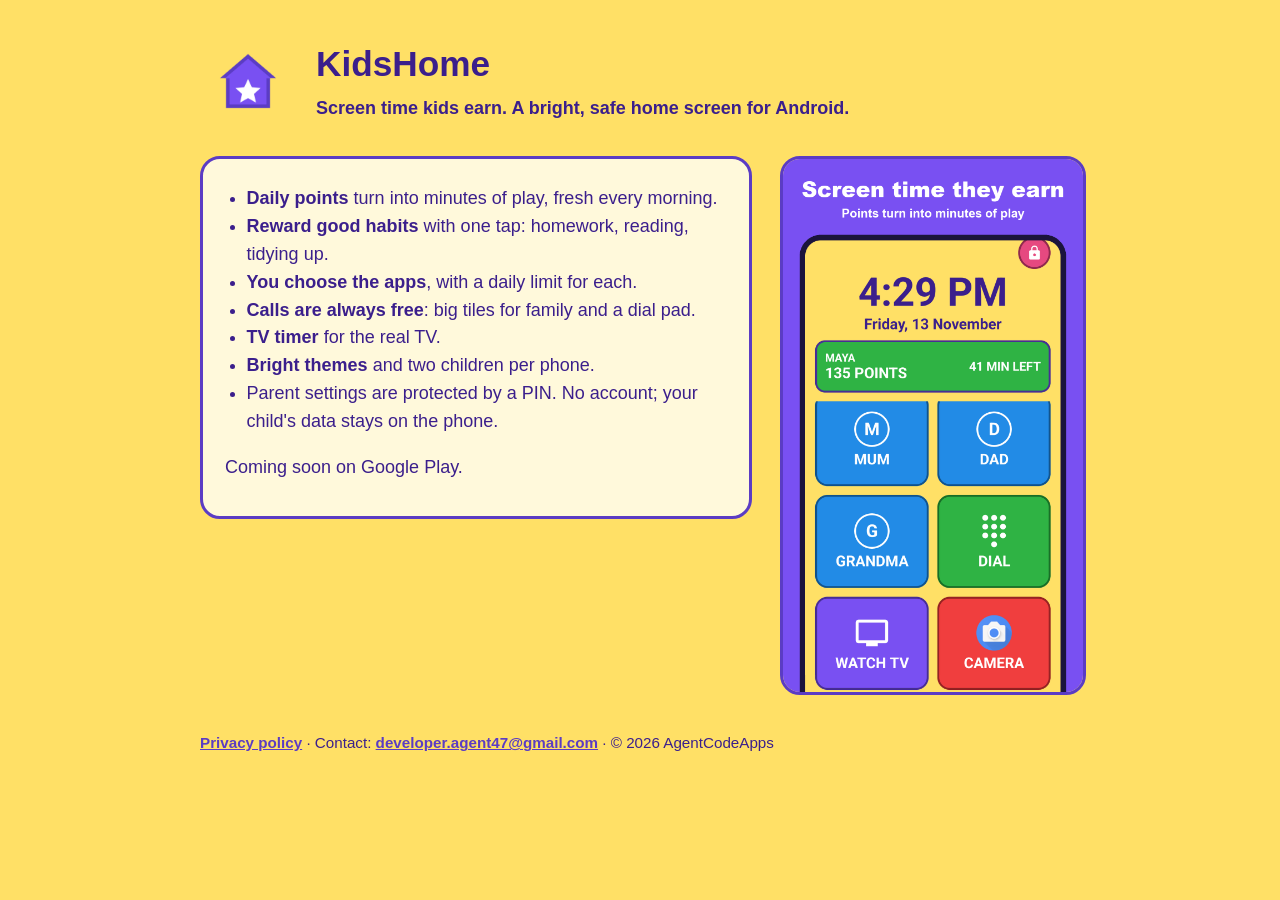
<file: kidshome/index.html>
<!doctype html>
<html lang="en">
<head>
<meta charset="utf-8">
<meta name="viewport" content="width=device-width, initial-scale=1">
<title>KidsHome: Kids Screen Time</title>
<meta name="description" content="A bright, safe home screen for kids. Good habits earn points, points earn screen time.">
<style>
  :root { --bg:#FFE066; --card:#FFF9DB; --ink:#3B1F8C; --accent:#7950F2; --green:#2FB344; }
  body { margin:0; background:var(--bg); color:var(--ink); font:18px/1.55 -apple-system, "Segoe UI", Roboto, Arial, sans-serif; }
  main { max-width:880px; margin:0 auto; padding:32px 16px 56px; }
  header { display:flex; gap:20px; align-items:center; flex-wrap:wrap; }
  header img { width:96px; height:96px; border-radius:24px; }
  h1 { font-size:2.2rem; margin:0; }
  .tag { margin:.2em 0 0; font-weight:600; }
  .grid { display:grid; grid-template-columns: 1fr 300px; gap:28px; margin-top:28px; align-items:start; }
  @media (max-width: 720px) { .grid { grid-template-columns: 1fr; } }
  .card { background:var(--card); border:3px solid #5B3CC4; border-radius:20px; padding:8px 22px 16px; }
  .shot { width:100%; border-radius:20px; border:3px solid #5B3CC4; }
  ul { padding-left:1.2em; }
  a { color:#5B3CC4; font-weight:600; }
  footer { margin-top:36px; font-size:.95rem; }
</style>
</head>
<body>
<main>
<header>
  <img src="icon.png" alt="KidsHome icon">
  <div>
    <h1>KidsHome</h1>
    <p class="tag">Screen time kids earn. A bright, safe home screen for Android.</p>
  </div>
</header>
<div class="grid">
  <div class="card">
    <ul>
      <li><strong>Daily points</strong> turn into minutes of play, fresh every morning.</li>
      <li><strong>Reward good habits</strong> with one tap: homework, reading, tidying up.</li>
      <li><strong>You choose the apps</strong>, with a daily limit for each.</li>
      <li><strong>Calls are always free</strong>: big tiles for family and a dial pad.</li>
      <li><strong>TV timer</strong> for the real TV.</li>
      <li><strong>Bright themes</strong> and two children per phone.</li>
      <li>Parent settings are protected by a PIN. No account; your child's data stays on the phone.</li>
    </ul>
    <p>Coming soon on Google Play.</p>
  </div>
  <img class="shot" src="screen-home.png" alt="KidsHome home screen">
</div>
<footer>
  <a href="privacy.html">Privacy policy</a> · Contact: <a href="mailto:developer.agent47@gmail.com">developer.agent47@gmail.com</a> · © 2026 AgentCodeApps
</footer>
</main>
</body>
</html>
</file>
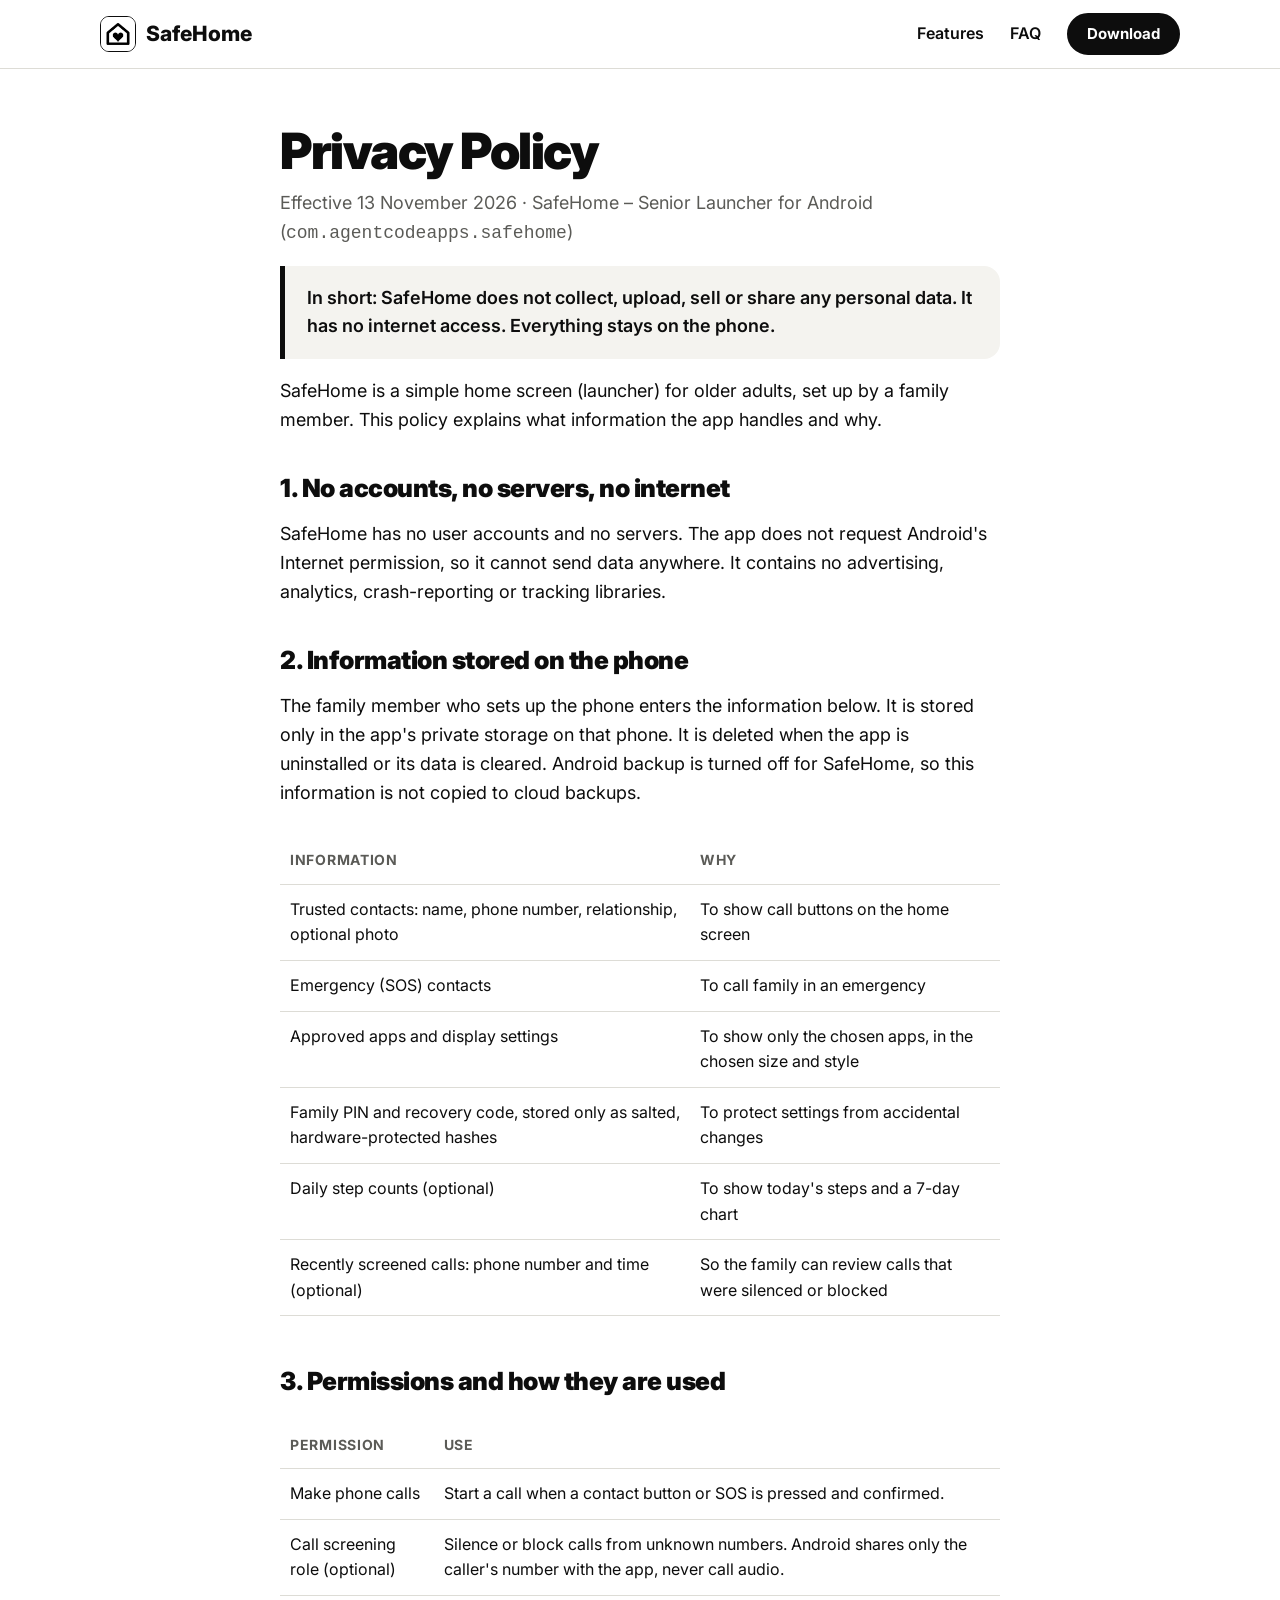
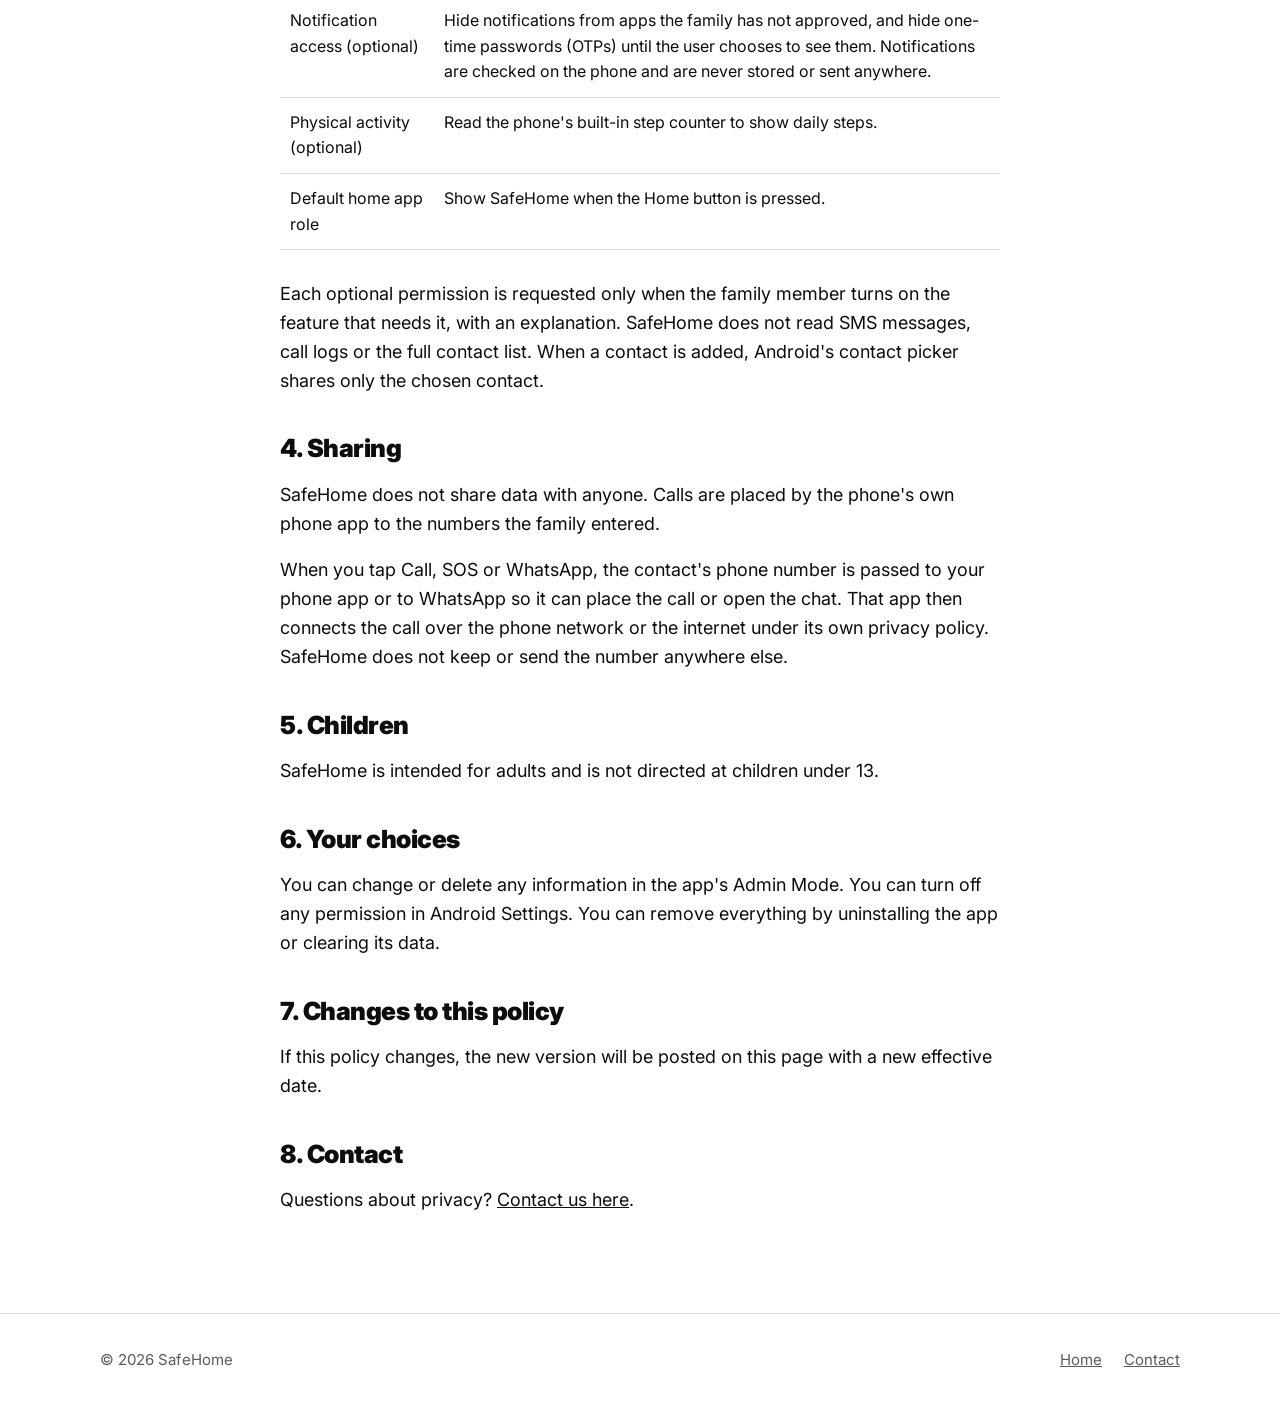
<file: privacy.html>
<!doctype html>
<html lang="en">
<head>
<meta charset="utf-8">
<meta name="viewport" content="width=device-width, initial-scale=1">
<title>Privacy Policy – SafeHome</title>
<meta name="description" content="SafeHome privacy policy: SafeHome does not collect, upload, sell or share any personal data. Everything stays on the phone.">
<link rel="icon" href="assets/favicon.png">
<link rel="preconnect" href="https://fonts.googleapis.com">
<link rel="preconnect" href="https://fonts.gstatic.com" crossorigin>
<link href="https://fonts.googleapis.com/css2?family=Inter:wght@400;600;700;800;900&display=swap" rel="stylesheet">
<link rel="stylesheet" href="style.css">
</head>
<body>

<header class="top">
  <div class="wrap">
    <a class="brand" href="./"><img src="assets/icon.png" alt="">SafeHome</a>
    <nav class="links">
      <a href="./#features">Features</a>
      <a href="./#faq">FAQ</a>
      <a class="btn small" href="./#download">Download</a>
    </nav>
  </div>
</header>

<main class="doc">
  <h1>Privacy Policy</h1>
  <p class="meta">Effective 13 November 2026 · SafeHome – Senior Launcher for Android (<code>com.agentcodeapps.safehome</code>)</p>

  <p class="summary">In short: SafeHome does not collect, upload, sell or share any personal data. It has no internet access. Everything stays on the phone.</p>

  <p>SafeHome is a simple home screen (launcher) for older adults, set up by a family member. This policy explains what information the app handles and why.</p>

  <h2>1. No accounts, no servers, no internet</h2>
  <p>SafeHome has no user accounts and no servers. The app does not request Android's Internet permission, so it cannot send data anywhere. It contains no advertising, analytics, crash-reporting or tracking libraries.</p>

  <h2>2. Information stored on the phone</h2>
  <p>The family member who sets up the phone enters the information below. It is stored only in the app's private storage on that phone. It is deleted when the app is uninstalled or its data is cleared. Android backup is turned off for SafeHome, so this information is not copied to cloud backups.</p>
  <div class="table-scroll">
  <table>
    <tr><th>Information</th><th>Why</th></tr>
    <tr><td>Trusted contacts: name, phone number, relationship, optional photo</td><td>To show call buttons on the home screen</td></tr>
    <tr><td>Emergency (SOS) contacts</td><td>To call family in an emergency</td></tr>
    <tr><td>Approved apps and display settings</td><td>To show only the chosen apps, in the chosen size and style</td></tr>
    <tr><td>Family PIN and recovery code, stored only as salted, hardware-protected hashes</td><td>To protect settings from accidental changes</td></tr>
    <tr><td>Daily step counts (optional)</td><td>To show today's steps and a 7-day chart</td></tr>
    <tr><td>Recently screened calls: phone number and time (optional)</td><td>So the family can review calls that were silenced or blocked</td></tr>
  </table>
  </div>

  <h2>3. Permissions and how they are used</h2>
  <div class="table-scroll">
  <table>
    <tr><th>Permission</th><th>Use</th></tr>
    <tr><td>Make phone calls</td><td>Start a call when a contact button or SOS is pressed and confirmed.</td></tr>
    <tr><td>Call screening role (optional)</td><td>Silence or block calls from unknown numbers. Android shares only the caller's number with the app, never call audio.</td></tr>
    <tr><td>Notification access (optional)</td><td>Hide notifications from apps the family has not approved, and hide one-time passwords (OTPs) until the user chooses to see them. Notifications are checked on the phone and are never stored or sent anywhere.</td></tr>
    <tr><td>Physical activity (optional)</td><td>Read the phone's built-in step counter to show daily steps.</td></tr>
    <tr><td>Default home app role</td><td>Show SafeHome when the Home button is pressed.</td></tr>
  </table>
  </div>
  <p>Each optional permission is requested only when the family member turns on the feature that needs it, with an explanation. SafeHome does not read SMS messages, call logs or the full contact list. When a contact is added, Android's contact picker shares only the chosen contact.</p>

  <h2>4. Sharing</h2>
  <p>SafeHome does not share data with anyone. Calls are placed by the phone's own phone app to the numbers the family entered.</p>
  <p>When you tap Call, SOS or WhatsApp, the contact's phone number is passed to your phone app or to WhatsApp so it can place the call or open the chat. That app then connects the call over the phone network or the internet under its own privacy policy. SafeHome does not keep or send the number anywhere else.</p>

  <h2>5. Children</h2>
  <p>SafeHome is intended for adults and is not directed at children under 13.</p>

  <h2>6. Your choices</h2>
  <p>You can change or delete any information in the app's Admin Mode. You can turn off any permission in Android Settings. You can remove everything by uninstalling the app or clearing its data.</p>

  <h2>7. Changes to this policy</h2>
  <p>If this policy changes, the new version will be posted on this page with a new effective date.</p>

  <h2>8. Contact</h2>
  <p>Questions about privacy? <a href="https://github.com/Sishin/safehome-app/issues">Contact us here</a>.</p>
</main>

<footer>
  <div class="wrap">
    <span>© 2026 SafeHome</span>
    <nav><a href="./">Home</a><a href="https://github.com/Sishin/safehome-app/issues">Contact</a></nav>
  </div>
</footer>
</body>
</html>
</file>
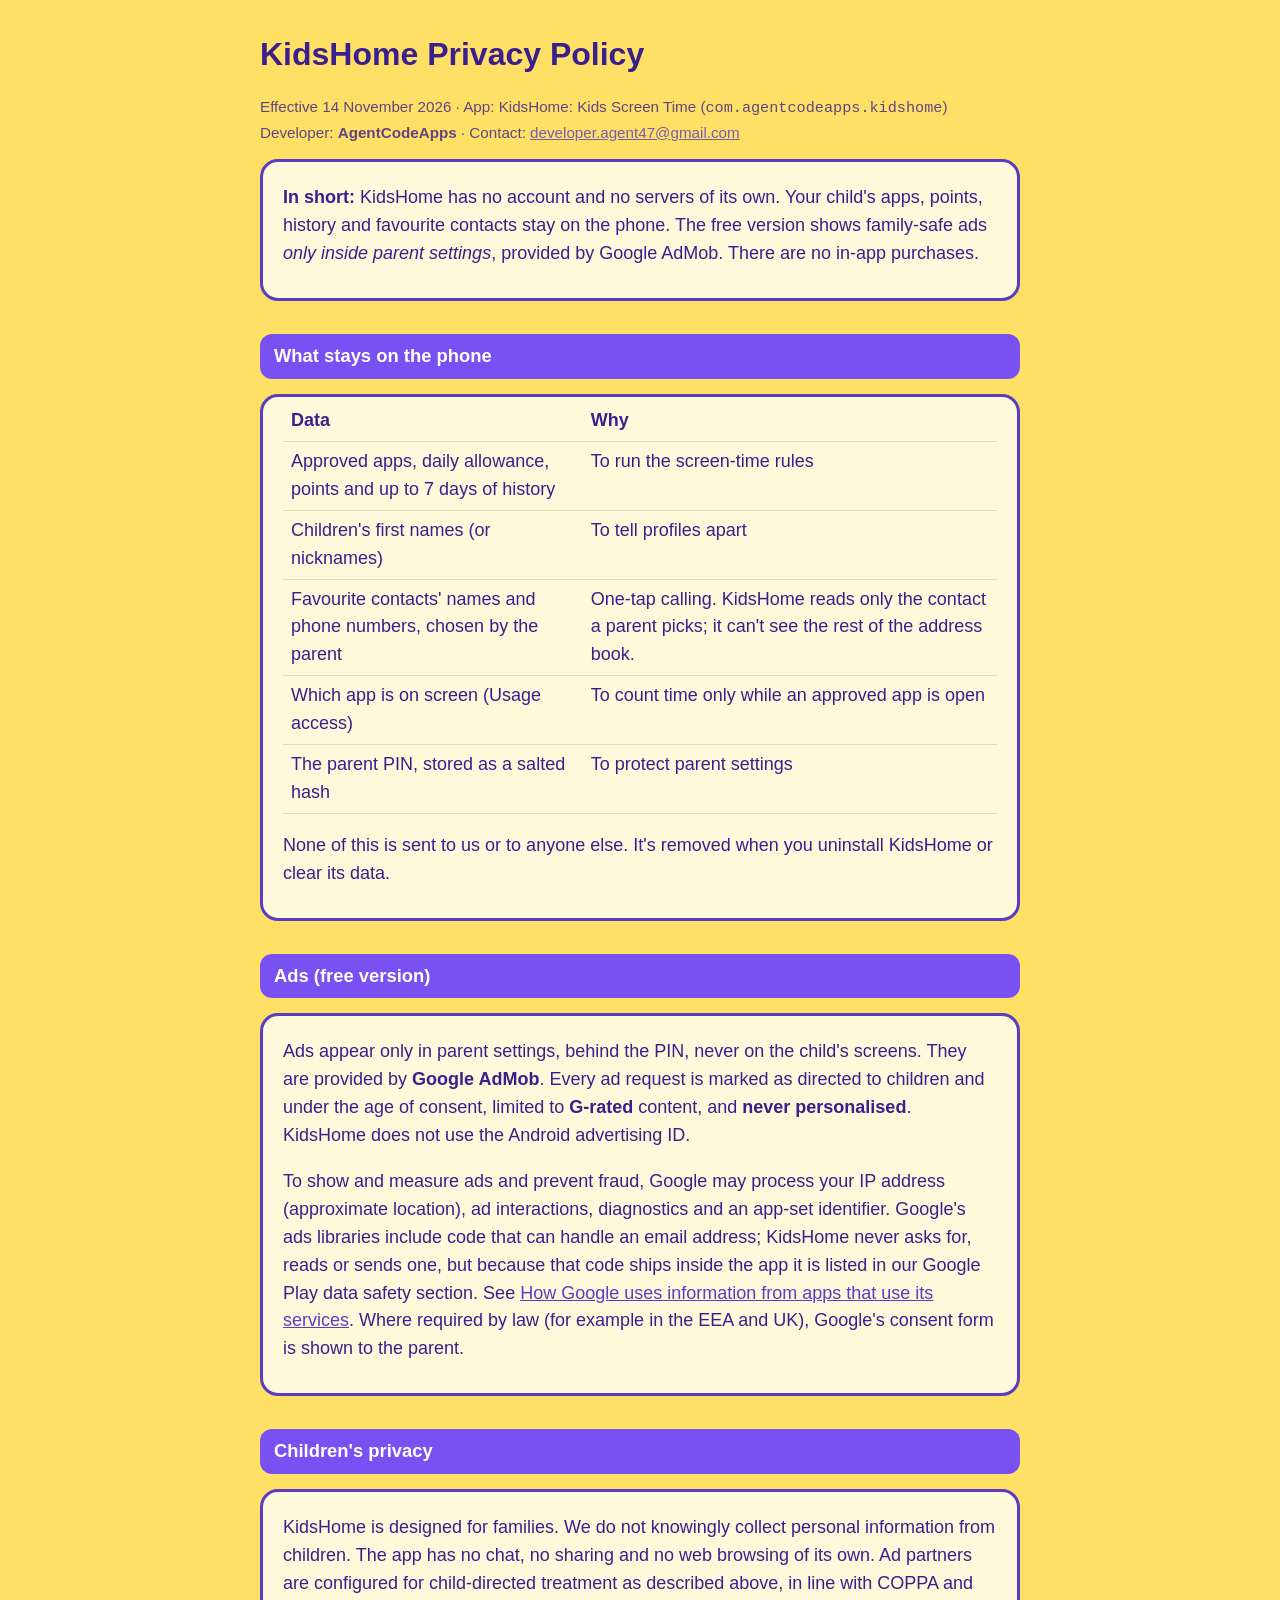
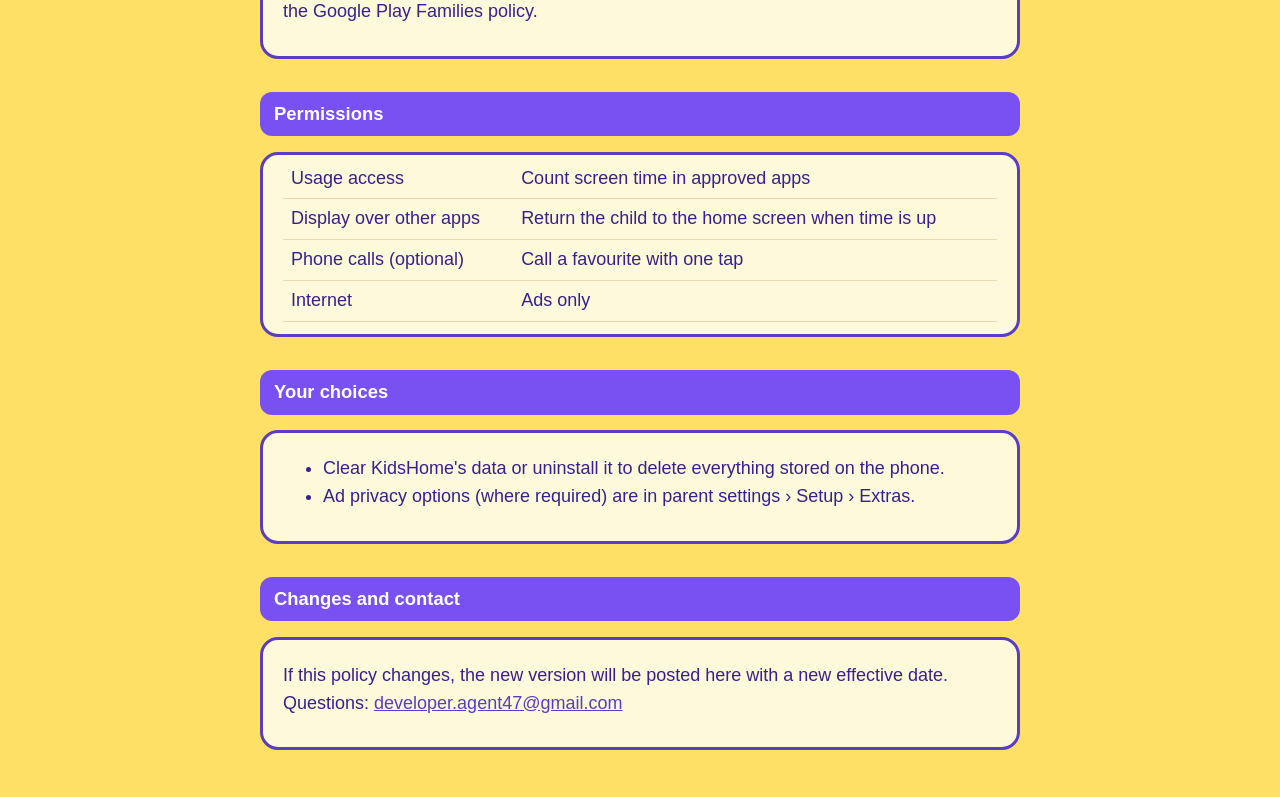
<file: kidshome/privacy.html>
<!doctype html>
<html lang="en">
<head>
<meta charset="utf-8">
<meta name="viewport" content="width=device-width, initial-scale=1">
<title>KidsHome Privacy Policy</title>
<style>
  :root { --bg:#FFE066; --card:#FFF9DB; --ink:#3B1F8C; --accent:#7950F2; }
  body { margin:0; background:var(--bg); color:var(--ink); font:18px/1.55 -apple-system, "Segoe UI", Roboto, Arial, sans-serif; }
  main { max-width:760px; margin:0 auto; padding:24px 16px 48px; }
  h1 { font-size:2rem; margin:.2em 0; }
  h2 { background:var(--accent); color:#fff; padding:8px 14px; border-radius:12px; font-size:1.15rem; margin-top:1.8em; }
  section, .card { background:var(--card); border:3px solid #5B3CC4; border-radius:18px; padding:4px 20px 12px; }
  table { border-collapse:collapse; width:100%; }
  td, th { text-align:left; vertical-align:top; padding:6px 8px; border-bottom:1px solid #e6dcb0; }
  a { color:#5B3CC4; }
  .muted { opacity:.8; font-size:.95rem; }
</style>
</head>
<body>
<main>
<h1>KidsHome Privacy Policy</h1>
<p class="muted">Effective 14 November 2026 · App: KidsHome: Kids Screen Time (<code>com.agentcodeapps.kidshome</code>)<br>
Developer: <strong>AgentCodeApps</strong> · Contact: <a href="mailto:developer.agent47@gmail.com">developer.agent47@gmail.com</a></p>

<div class="card">
<p><strong>In short:</strong> KidsHome has no account and no servers of its own. Your child's apps, points,
history and favourite contacts stay on the phone. The free version shows family-safe ads <em>only inside
parent settings</em>, provided by Google AdMob. There are no in-app purchases.</p>
</div>

<h2>What stays on the phone</h2>
<section>
<table>
<tr><th>Data</th><th>Why</th></tr>
<tr><td>Approved apps, daily allowance, points and up to 7 days of history</td><td>To run the screen-time rules</td></tr>
<tr><td>Children's first names (or nicknames)</td><td>To tell profiles apart</td></tr>
<tr><td>Favourite contacts' names and phone numbers, chosen by the parent</td><td>One-tap calling. KidsHome reads only the contact a parent picks; it can't see the rest of the address book.</td></tr>
<tr><td>Which app is on screen (Usage access)</td><td>To count time only while an approved app is open</td></tr>
<tr><td>The parent PIN, stored as a salted hash</td><td>To protect parent settings</td></tr>
</table>
<p>None of this is sent to us or to anyone else. It's removed when you uninstall KidsHome or clear its data.</p>
</section>

<h2>Ads (free version)</h2>
<section>
<p>Ads appear only in parent settings, behind the PIN, never on the child's screens. They are provided by
<strong>Google AdMob</strong>. Every ad request is marked as directed to children and under the age of consent,
limited to <strong>G-rated</strong> content, and <strong>never personalised</strong>. KidsHome does not use the
Android advertising ID.</p>
<p>To show and measure ads and prevent fraud, Google may process your IP address (approximate location),
ad interactions, diagnostics and an app-set identifier. Google's ads libraries include code that can handle an
email address; KidsHome never asks for, reads or sends one, but because that code ships inside the app it is
listed in our Google Play data safety section. See
<a href="https://policies.google.com/technologies/partner-sites">How Google uses information from apps that use its services</a>.
Where required by law (for example in the EEA and UK), Google's consent form is shown to the parent.</p>
</section>


<h2>Children's privacy</h2>
<section>
<p>KidsHome is designed for families. We do not knowingly collect personal information from children. The app
has no chat, no sharing and no web browsing of its own. Ad partners are configured for child-directed treatment
as described above, in line with COPPA and the Google Play Families policy.</p>
</section>

<h2>Permissions</h2>
<section>
<table>
<tr><td>Usage access</td><td>Count screen time in approved apps</td></tr>
<tr><td>Display over other apps</td><td>Return the child to the home screen when time is up</td></tr>
<tr><td>Phone calls (optional)</td><td>Call a favourite with one tap</td></tr>
<tr><td>Internet</td><td>Ads only</td></tr>
</table>
</section>

<h2>Your choices</h2>
<section>
<ul>
<li>Clear KidsHome's data or uninstall it to delete everything stored on the phone.</li>
<li>Ad privacy options (where required) are in parent settings › Setup › Extras.</li>
</ul>
</section>

<h2>Changes and contact</h2>
<section>
<p>If this policy changes, the new version will be posted here with a new effective date.
Questions: <a href="mailto:developer.agent47@gmail.com">developer.agent47@gmail.com</a></p>
</section>
</main>
</body>
</html>
</file>
<file: style.css>
:root {
  --ink: #0d0d0d;
  --paper: #ffffff;
  --soft: #f4f3ef;
  --muted: #5b5b57;
  --line: #dddcd6;
  --accent: #c8102e;
  --radius: 22px;
  --max: 1120px;
  color-scheme: light;
}

* { box-sizing: border-box; }
html { scroll-behavior: smooth; }
body {
  margin: 0;
  background: var(--paper);
  color: var(--ink);
  font: 18px/1.6 "Inter", -apple-system, "Segoe UI", Roboto, Arial, sans-serif;
  -webkit-font-smoothing: antialiased;
}
img, video { max-width: 100%; height: auto; display: block; }
a { color: inherit; }
.wrap { max-width: var(--max); margin: 0 auto; padding: 0 20px; }

/* Header */
header.top {
  position: sticky; top: 0; z-index: 10;
  background: rgba(255, 255, 255, .92);
  backdrop-filter: saturate(1.4) blur(10px);
  border-bottom: 1px solid var(--line);
}
header.top .wrap { display: flex; align-items: center; justify-content: space-between; height: 68px; }
.brand { display: flex; align-items: center; gap: 10px; font-weight: 800; font-size: 21px; text-decoration: none; letter-spacing: -.01em; }
.brand img { width: 36px; height: 36px; border-radius: 9px; border: 1.5px solid var(--ink); }
nav.links { display: flex; gap: 26px; align-items: center; font-weight: 600; font-size: 16px; }
nav.links a { text-decoration: none; }
nav.links a:hover { text-decoration: underline; text-underline-offset: 4px; }
@media (max-width: 720px) { nav.links a:not(.btn) { display: none; } }

/* Buttons */
.btn {
  display: inline-flex; align-items: center; justify-content: center; gap: 10px;
  min-height: 52px; padding: 0 24px; border-radius: 999px;
  background: var(--ink); color: var(--paper) !important; font-weight: 700; text-decoration: none !important;
  border: 2px solid var(--ink); transition: transform .15s ease;
}
.btn:hover { transform: translateY(-1px); }
.btn.ghost { background: transparent; color: var(--ink) !important; }
.btn.small { min-height: 42px; padding: 0 18px; font-size: 15px; }
.play-badge img { height: 64px; width: auto; }

/* Hero */
.hero { padding: 72px 0 56px; }
.hero .wrap { display: grid; grid-template-columns: 1.1fr .9fr; gap: 48px; align-items: center; }
.eyebrow { display: inline-block; font-weight: 700; font-size: 14px; letter-spacing: .08em; text-transform: uppercase;
  border: 1.5px solid var(--ink); border-radius: 999px; padding: 4px 14px; margin-bottom: 18px; }
h1 { font-size: clamp(40px, 6vw, 68px); line-height: 1.04; letter-spacing: -.03em; margin: 0 0 20px; font-weight: 900; }
.lead { font-size: 21px; color: var(--muted); margin: 0 0 30px; max-width: 34ch; }
.cta { display: flex; flex-wrap: wrap; gap: 14px; align-items: center; }
.chips { display: flex; flex-wrap: wrap; gap: 10px; margin-top: 28px; padding: 0; list-style: none; }
.chips li { border: 1.5px solid var(--ink); border-radius: 999px; padding: 6px 14px; font-weight: 600; font-size: 15px; }
.hero-phone { justify-self: center; width: min(360px, 100%); }
.hero-phone img { filter: drop-shadow(0 30px 40px rgba(0, 0, 0, .18)); }
@media (max-width: 880px) {
  .hero { padding-top: 44px; }
  .hero .wrap { grid-template-columns: 1fr; }
  .hero-phone { width: min(300px, 80%); }
}

/* Sections */
section { padding: 80px 0; }
section.alt { background: var(--soft); }
h2 { font-size: clamp(30px, 4vw, 44px); line-height: 1.1; letter-spacing: -.02em; margin: 0 0 14px; font-weight: 900; }
.sub { color: var(--muted); font-size: 19px; margin: 0 0 44px; max-width: 60ch; }

/* Problem */
.problems { display: grid; grid-template-columns: repeat(3, 1fr); gap: 18px; }
.problem { background: var(--paper); border: 1.5px solid var(--line); border-radius: var(--radius); padding: 26px; }
.problem strong { display: block; font-size: 20px; margin-bottom: 6px; }
.problem p { margin: 0; color: var(--muted); }
@media (max-width: 820px) { .problems { grid-template-columns: 1fr; } }

/* Features */
.features { display: grid; grid-template-columns: repeat(3, 1fr); gap: 18px; }
.feature { border: 2px solid var(--ink); border-radius: var(--radius); padding: 28px; background: var(--paper); }
.feature .ico { width: 52px; height: 52px; border-radius: 14px; background: var(--ink); color: var(--paper);
  display: grid; place-items: center; margin-bottom: 18px; }
.feature .ico svg { width: 28px; height: 28px; }
.feature h3 { margin: 0 0 8px; font-size: 21px; }
.feature p { margin: 0; color: var(--muted); font-size: 17px; }
@media (max-width: 960px) { .features { grid-template-columns: repeat(2, 1fr); } }
@media (max-width: 620px) { .features { grid-template-columns: 1fr; } }

/* Screenshots */
.shots { display: flex; gap: 18px; overflow-x: auto; scroll-snap-type: x mandatory; padding: 4px 4px 18px; margin: 0 -4px; }
.shots img { flex: 0 0 auto; width: 250px; border-radius: 18px; border: 1.5px solid var(--line); scroll-snap-align: start; }

/* Video */
.video-row { display: grid; grid-template-columns: .8fr 1.2fr; gap: 48px; align-items: center; }
.video-row video { width: min(340px, 100%); border-radius: 26px; background: #000; justify-self: center; }
.steps { counter-reset: s; list-style: none; padding: 0; margin: 0; display: grid; gap: 14px; }
.steps li { counter-increment: s; display: grid; grid-template-columns: 44px 1fr; gap: 14px; align-items: start; font-size: 18px; }
.steps li::before { content: counter(s); width: 44px; height: 44px; border-radius: 50%; border: 2px solid var(--ink);
  display: grid; place-items: center; font-weight: 800; }
.steps li strong { display: block; }
.steps li span { color: var(--muted); font-size: 16px; }
@media (max-width: 820px) { .video-row { grid-template-columns: 1fr; } }

/* Privacy band */
.band { background: var(--ink); color: var(--paper); border-radius: 30px; padding: 48px; display: grid;
  grid-template-columns: 1.3fr 1fr; gap: 32px; align-items: center; }
.band h2 { color: var(--paper); }
.band p { color: #cfcfca; margin: 0; }
.band ul { list-style: none; margin: 0; padding: 0; display: grid; gap: 12px; font-weight: 600; }
.band li::before { content: "✓"; display: inline-block; width: 28px; }
.band a { color: var(--paper); }
@media (max-width: 820px) { .band { grid-template-columns: 1fr; padding: 32px 24px; } }

/* FAQ */
.faq { display: grid; gap: 12px; max-width: 820px; }
.faq details { border: 1.5px solid var(--line); border-radius: 16px; padding: 18px 22px; background: var(--paper); }
.faq summary { font-weight: 700; cursor: pointer; font-size: 19px; list-style: none; display: flex; justify-content: space-between; gap: 16px; }
.faq summary::after { content: "+"; font-size: 24px; line-height: 1; }
.faq details[open] summary::after { content: "–"; }
.faq details p { margin: 12px 0 0; color: var(--muted); }

/* Download */
.download { text-align: center; }
.download .icon { width: 96px; height: 96px; margin: 0 auto 22px; border-radius: 24px; border: 2px solid var(--ink); }
.download .sub { margin-left: auto; margin-right: auto; }
.download .cta { justify-content: center; }
.note { color: var(--muted); font-size: 15px; margin-top: 18px; }

/* Footer */
footer { border-top: 1px solid var(--line); padding: 34px 0 48px; font-size: 15px; color: var(--muted); }
footer .wrap { display: flex; flex-wrap: wrap; justify-content: space-between; gap: 16px; }
footer nav { display: flex; gap: 22px; }

/* Privacy page */
.doc { max-width: 760px; padding: 56px 20px 80px; margin: 0 auto; }
.doc h1 { font-size: clamp(34px, 5vw, 50px); }
.doc h2 { font-size: 25px; margin-top: 40px; }
.doc .meta { color: var(--muted); margin-top: -8px; }
.doc .summary { background: var(--soft); border-left: 5px solid var(--ink); border-radius: 0 16px 16px 0; padding: 18px 22px; font-weight: 600; }
.doc table { width: 100%; border-collapse: collapse; font-size: 16px; margin: 12px 0; }
.doc th, .doc td { text-align: left; vertical-align: top; padding: 12px 10px; border-bottom: 1px solid var(--line); }
.doc th { font-size: 14px; text-transform: uppercase; letter-spacing: .05em; color: var(--muted); }
.table-scroll { overflow-x: auto; }
</file>
